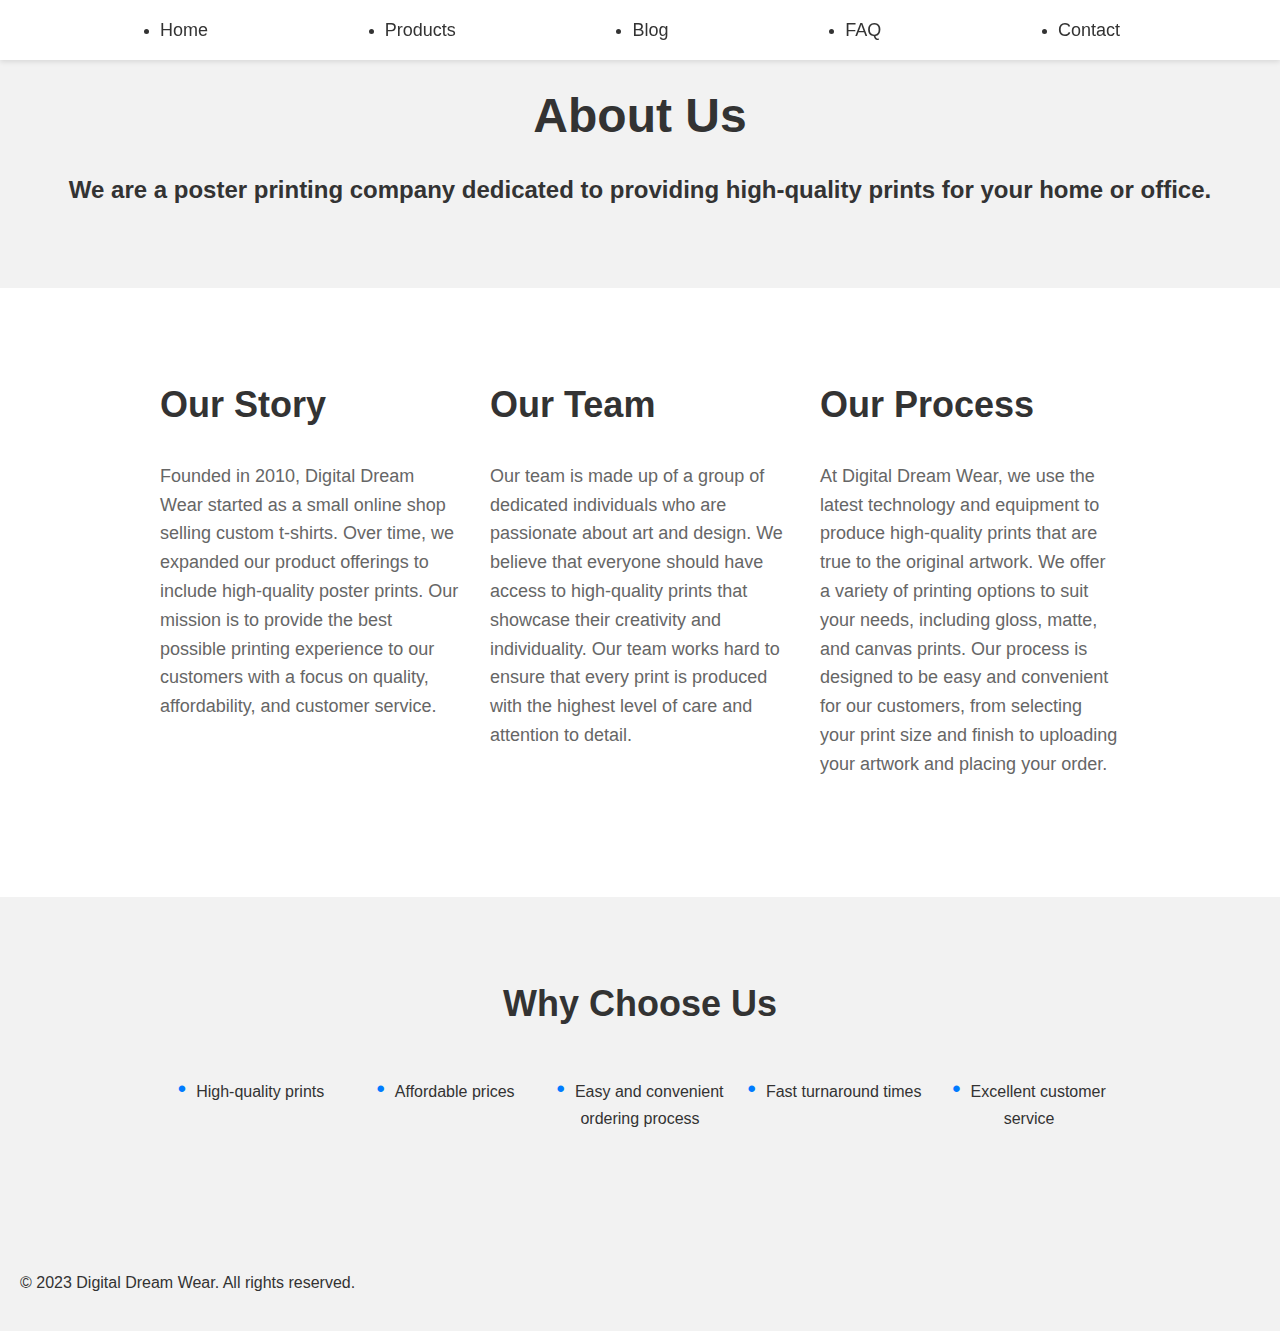
<file: faq.html>
<!DOCTYPE html>
<html lang="en">
<head>
    <meta charset="UTF-8">
    <meta name="viewport" content="width=device-width, initial-scale=1.0">
    <title>About Us - Digital Dream Wear</title>
    <link href="FAQ.css" rel="stylesheet" type="text/css">
</head>
<body>
    <header>
        <nav class="navbar">
               <li><a href="index.html">Home</a></li>
               <li><a href="products.html">Products</a></li>
               <li><a href="blogpage.html">Blog</a></li>
               <li><a href="faq.html">FAQ</a></li>
               <li><a href="contact.html">Contact</a></li>

        </nav>
    </header>
    <main>
        <section class="hero">
<div class="hero-text">
      <h1>About Us</h1>
                <p>We are a poster printing company dedicated to providing high-quality prints for your home or office.</p>
            </div>
        </section>
        <section class="company-info">
            <div class="company-info-container">
                <h2>Our Story</h2>
                <p>Founded in 2010, Digital Dream Wear started as a small online shop selling custom t-shirts. Over time, we expanded our product offerings to include high-quality poster prints. Our mission is to provide the best possible printing experience to our customers with a focus on quality, affordability, and customer service.</p>
            </div>
            <div class="company-info-container">
                <h2>Our Team</h2>
                <p>Our team is made up of a group of dedicated individuals who are passionate about art and design. We believe that everyone should have access to high-quality prints that showcase their creativity and individuality. Our team works hard to ensure that every print is produced with the highest level of care and attention to detail.</p>
            </div>
            <div class="company-info-container">
                <h2>Our Process</h2>
                <p>At Digital Dream Wear, we use the latest technology and equipment to produce high-quality prints that are true to the original artwork. We offer a variety of printing options to suit your needs, including gloss, matte, and canvas prints. Our process is designed to be easy and convenient for our customers, from selecting your print size and finish to uploading your artwork and placing your order.</p>
            </div>
        </section>
        <section class="why-choose-us">
            <h2>Why Choose Us</h2>
            <ul>
                <li>High-quality prints</li>
                <li>Affordable prices</li>
                <li>Easy and convenient ordering process</li>
                <li>Fast turnaround times</li>
                <li>Excellent customer service</li>
            </ul>
        </section>
    </main>
    <footer>
        <div class="social-links">
            <a href="#"><i class="fab fa-facebook"></i></a>
            <a href="#"><i class="fab fa-twitter"></i></a>
            <a href="#"><i class="fab fa-instagram"></i></a>
        </div>
        <p>&copy; 2023 Digital Dream Wear. All rights reserved.</p>
    </footer>
</body>
</html>
</file>
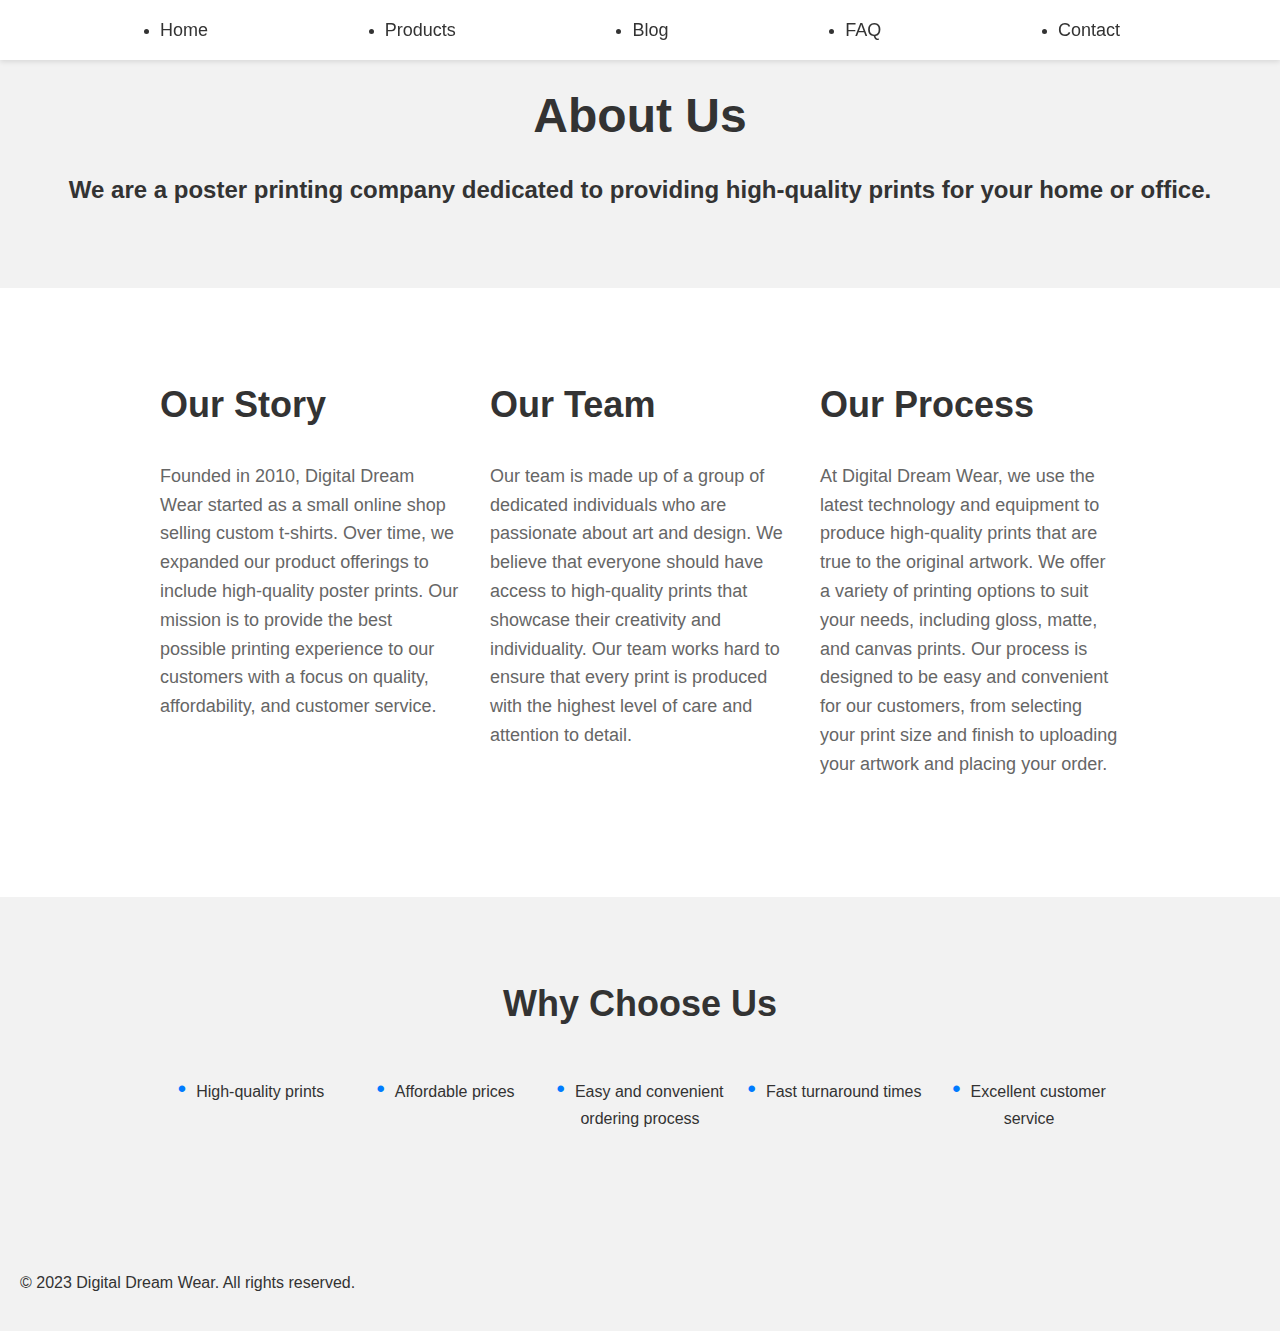
<file: FAQ.html>
<!DOCTYPE html>
<html lang="en">
<head>
    <meta charset="UTF-8">
    <meta name="viewport" content="width=device-width, initial-scale=1.0">
    <title>About Us - Digital Dream Wear</title>
    <link href="FAQ.css" rel="stylesheet" type="text/css">
</head>
<body>
    <header>
        <nav class="navbar">
               <li><a href="digital-dreamwear.html">Home</a></li>
               <li><a href="products.html">Products</a></li>
               <li><a href="blogpage.html">Blog</a></li>
               <li><a href="faq.html">FAQ</a></li>
               <li><a href="contact.html">Contact</a></li>

        </nav>
    </header>
    <main>
        <section class="hero">
<div class="hero-text">
      <h1>About Us</h1>
                <p>We are a poster printing company dedicated to providing high-quality prints for your home or office.</p>
            </div>
        </section>
        <section class="company-info">
            <div class="company-info-container">
                <h2>Our Story</h2>
                <p>Founded in 2010, Digital Dream Wear started as a small online shop selling custom t-shirts. Over time, we expanded our product offerings to include high-quality poster prints. Our mission is to provide the best possible printing experience to our customers with a focus on quality, affordability, and customer service.</p>
            </div>
            <div class="company-info-container">
                <h2>Our Team</h2>
                <p>Our team is made up of a group of dedicated individuals who are passionate about art and design. We believe that everyone should have access to high-quality prints that showcase their creativity and individuality. Our team works hard to ensure that every print is produced with the highest level of care and attention to detail.</p>
            </div>
            <div class="company-info-container">
                <h2>Our Process</h2>
                <p>At Digital Dream Wear, we use the latest technology and equipment to produce high-quality prints that are true to the original artwork. We offer a variety of printing options to suit your needs, including gloss, matte, and canvas prints. Our process is designed to be easy and convenient for our customers, from selecting your print size and finish to uploading your artwork and placing your order.</p>
            </div>
        </section>
        <section class="why-choose-us">
            <h2>Why Choose Us</h2>
            <ul>
                <li>High-quality prints</li>
                <li>Affordable prices</li>
                <li>Easy and convenient ordering process</li>
                <li>Fast turnaround times</li>
                <li>Excellent customer service</li>
            </ul>
        </section>
    </main>
    <footer>
        <div class="social-links">
            <a href="#"><i class="fab fa-facebook"></i></a>
            <a href="#"><i class="fab fa-twitter"></i></a>
            <a href="#"><i class="fab fa-instagram"></i></a>
        </div>
        <p>&copy; 2023 Digital Dream Wear. All rights reserved.</p>
    </footer>
</body>
</html>
</file>
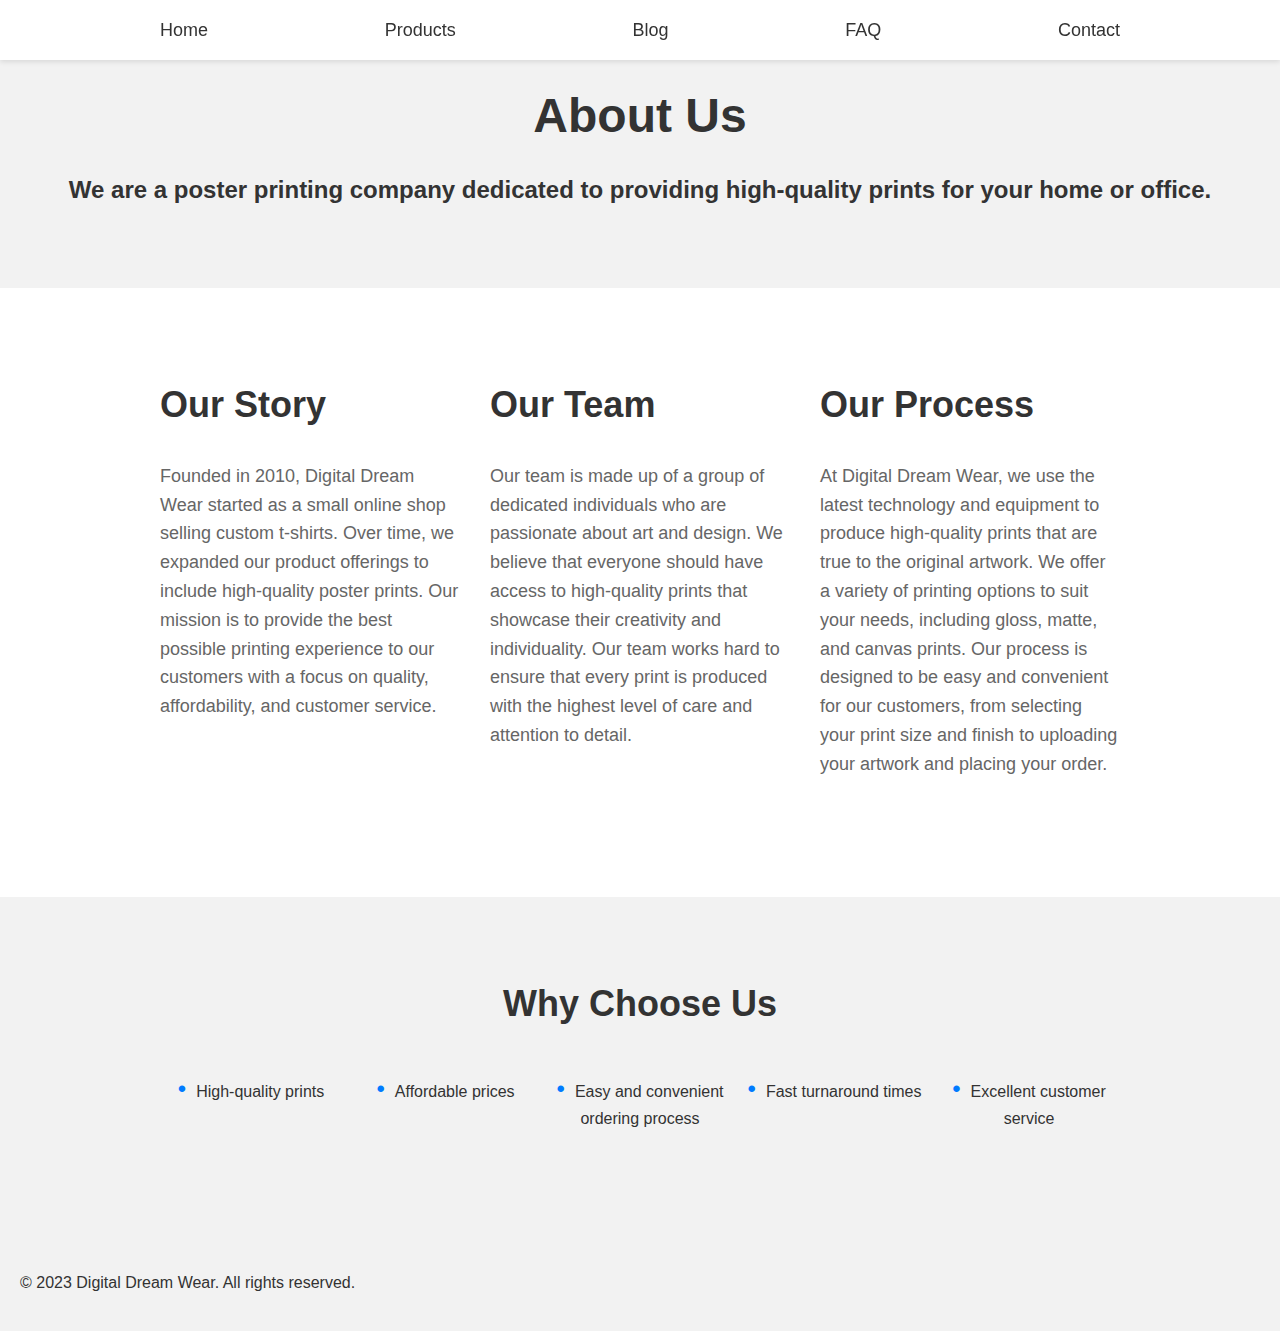
<file: indexFAQ.html>
<!DOCTYPE html>
<html lang="en">
<head>
    <meta charset="UTF-8">
    <meta name="viewport" content="width=device-width, initial-scale=1.0">
    <title>About Us - Digital Dream Wear</title>
    <link href="FAQ.css" rel="stylesheet" type="text/css">
</head>
<body>
    <header>
        <nav class="navbar">
            <a href="Digital DreamWear.html">Home</a>
            <a href="products.html">Products</a>
            <a href="BlogPage.html">Blog</a>
            <a href="FAQ.html">FAQ</a>
            <a href="contact.html">Contact</a>
        </nav>
    </header>
    <main>
        <section class="hero">
<div class="hero-text">
      <h1>About Us</h1>
                <p>We are a poster printing company dedicated to providing high-quality prints for your home or office.</p>
            </div>
        </section>
        <section class="company-info">
            <div class="company-info-container">
                <h2>Our Story</h2>
                <p>Founded in 2010, Digital Dream Wear started as a small online shop selling custom t-shirts. Over time, we expanded our product offerings to include high-quality poster prints. Our mission is to provide the best possible printing experience to our customers with a focus on quality, affordability, and customer service.</p>
            </div>
            <div class="company-info-container">
                <h2>Our Team</h2>
                <p>Our team is made up of a group of dedicated individuals who are passionate about art and design. We believe that everyone should have access to high-quality prints that showcase their creativity and individuality. Our team works hard to ensure that every print is produced with the highest level of care and attention to detail.</p>
            </div>
            <div class="company-info-container">
                <h2>Our Process</h2>
                <p>At Digital Dream Wear, we use the latest technology and equipment to produce high-quality prints that are true to the original artwork. We offer a variety of printing options to suit your needs, including gloss, matte, and canvas prints. Our process is designed to be easy and convenient for our customers, from selecting your print size and finish to uploading your artwork and placing your order.</p>
            </div>
        </section>
        <section class="why-choose-us">
            <h2>Why Choose Us</h2>
            <ul>
                <li>High-quality prints</li>
                <li>Affordable prices</li>
                <li>Easy and convenient ordering process</li>
                <li>Fast turnaround times</li>
                <li>Excellent customer service</li>
            </ul>
        </section>
    </main>
    <footer>
        <div class="social-links">
            <a href="#"><i class="fab fa-facebook"></i></a>
            <a href="#"><i class="fab fa-twitter"></i></a>
            <a href="#"><i class="fab fa-instagram"></i></a>
        </div>
        <p>&copy; 2023 Digital Dream Wear. All rights reserved.</p>
    </footer>
</body>
</html>
</file>
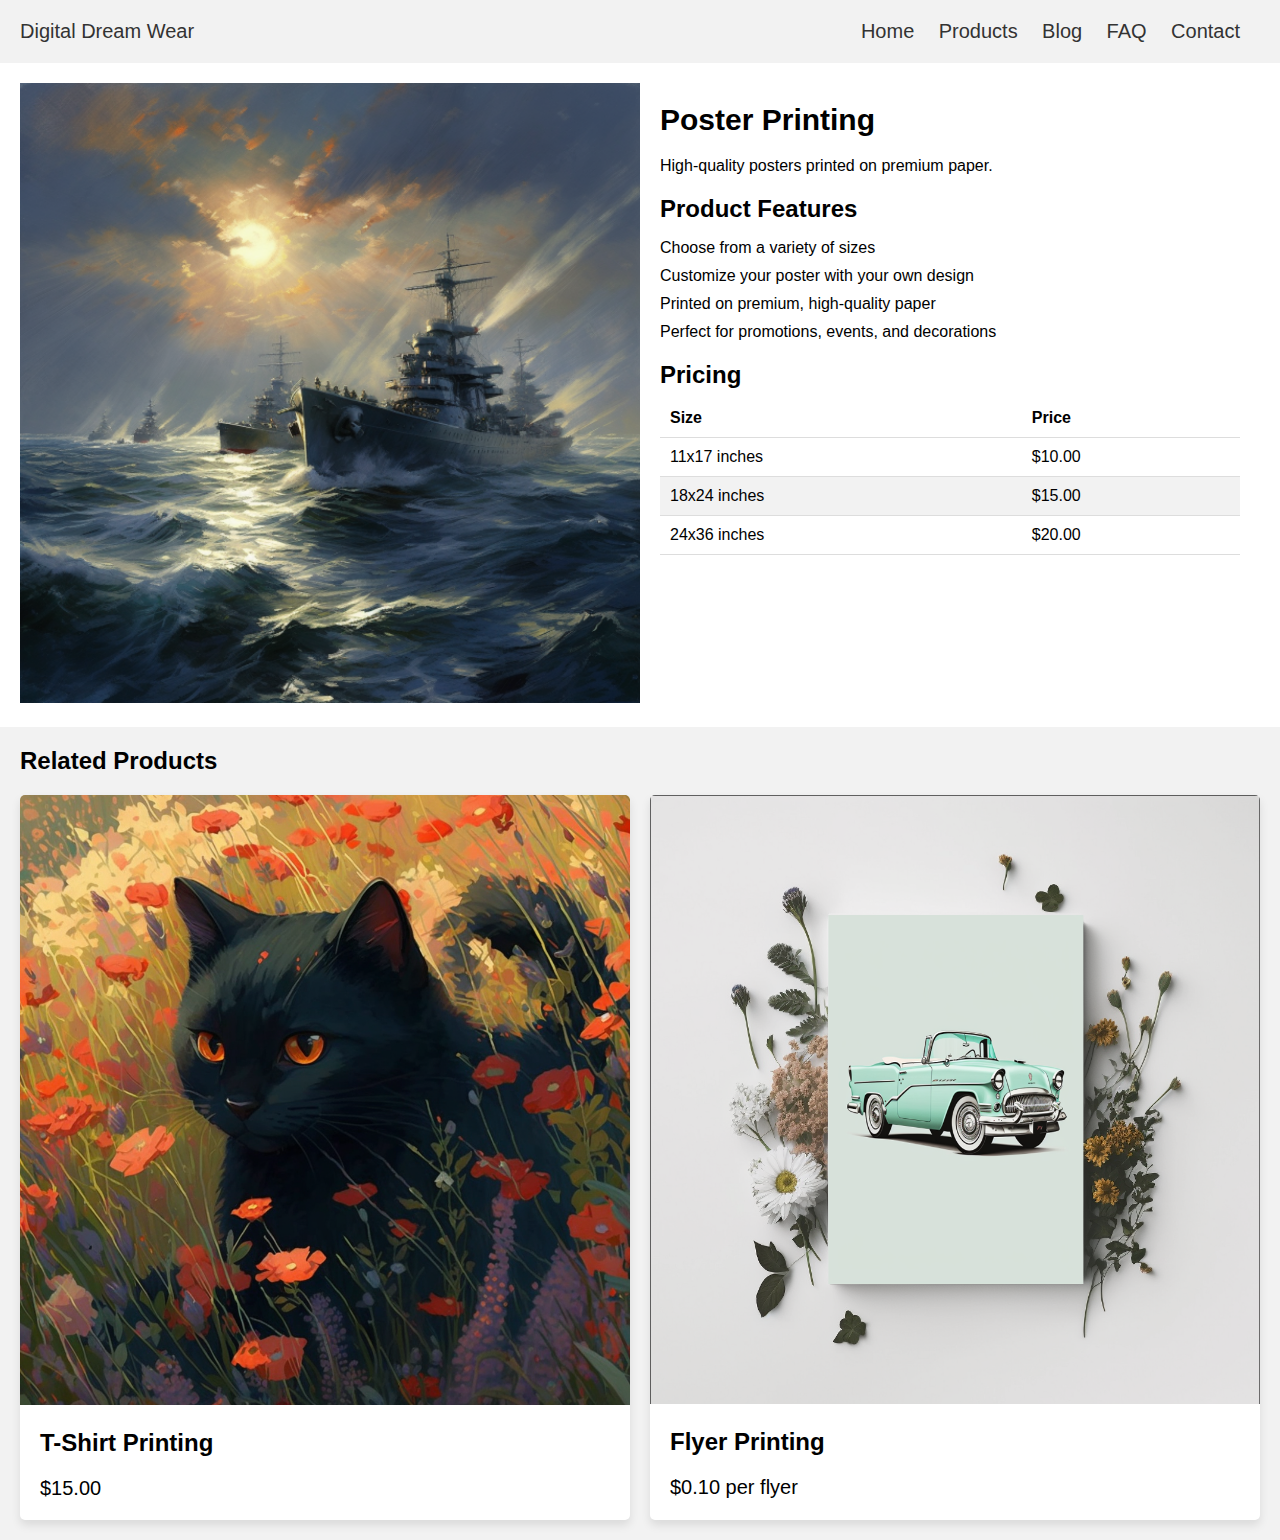
<file: products.html>
<!DOCTYPE html>
<html lang="en">
<head>
    <meta charset="UTF-8">
    <meta name="viewport" content="width=device-width, initial-scale=1.0">
    <title>Products | Digital Dream Wear</title>
<link href="test2.css" rel="stylesheet" type="text/css">
</head>
<body>
    <nav class="navbar">
        <a href="#">Digital Dream Wear</a>
        <div>
         <a href="index.html">Home</a>
      <a href="products.html">Products</a>
      <a href="blogpage.html">Blog</a>
      <a href="faq.html">FAQ</a>
      <a href="contact.html">Contact</a>
        </div>
    </nav>
    <main>
        <section class="product">
            <div class="product-image">
                <img src="BattleShip.png" alt="Poster Printing" width="450" height="450">
            </div>
            <div class="product-details">
                <h1>Poster Printing</h1>
                <p class="product-description">High-quality posters printed on premium paper.</p>
                <div class="product-features">
                    <h2>Product Features</h2>
                    <ul>
                        <li>Choose from a variety of sizes</li>
                        <li>Customize your poster with your own design</li>
                        <li>Printed on premium, high-quality paper</li>
                        <li>Perfect for promotions, events, and decorations</li>
                    </ul>
                </div>
                <div class="product-pricing">
                    <h2>Pricing</h2>
                    <table>
                        <thead>
                            <tr>
                                <th>Size</th>
                                <th>Price</th>
                            </tr>
                        </thead>
                        <tbody>
                            <tr>
                                <td>11x17 inches</td>
                                <td>$10.00</td>
                            </tr>
                            <tr>
                                <td>18x24 inches</td>
                                <td>$15.00</td>
                            </tr>
                            <tr>
                                <td>24x36 inches</td>
                                <td>$20.00</td>
                            </tr>
                        </tbody>
                    </table>
                </div>
            </div>
        </section>
        <section class="related-products">
            <h2>Related Products</h2>
            <div class="product-grid">
                <div class="product-card">
                    <img src="BlackCat.png" alt="T-Shirt Printing">
                    <h3>T-Shirt Printing</h3>
                    <p class="product-price">$15.00</p>
                </div>
                <div class="product-card">
                    <img src="BlueCarPoster.png" alt="Flyer Printing">
                    <h3>Flyer Printing</h3>
                    <p class="product-price">$0.10 per flyer</p>
</file>
<file: FAQ.css>
/* Global styles */
body {
  margin: 0;
  font-family: Arial, sans-serif;
  font-size: 16px;
  line-height: 1.5;
  color: #333;
}

a {
  text-decoration: none;
  color: #333;
}

ul {
  list-style: none;
  margin: 0;
  padding: 0;
}

/* Header styles */
header {
  background-color: #fff;
  box-shadow: 0 2px 5px rgba(0, 0, 0, 0.1);
  position: fixed;
  top: 0;
  left: 0;
  width: 100%;
  z-index: 1;
}

.navbar {
  max-width: 960px;
  margin: 0 auto;
  padding: 0 20px;
  display: flex;
  justify-content: space-between;
  align-items: center;
  height: 60px;
}

.navbar a {
  font-size: 18px;
}

/* Hero section styles */
.hero {
  background-color: #f2f2f2;
  padding: 80px 20px;
  text-align: center;
}

.hero h1 {
  margin: 0;
  font-size: 48px;
  font-weight: bold;
  color: #333;
}

.hero p {
  margin: 20px 0 0;
  font-size: 24px;
  font-weight: bold;
  color: #333;
}

/* Company info section styles */
.company-info {
  max-width: 960px;
  margin: 60px auto;
  display: flex;
  flex-wrap: wrap;
  justify-content: space-between;
}

.company-info-container {
  flex-basis: calc(33.33% - 20px);
  margin-bottom: 40px;
}

.company-info h2 {
  font-size: 36px;
  font-weight: bold;
  color: #333;
}

.company-info p {
  font-size: 18px;
  color: #666;
  line-height: 1.6;
  margin-top: 20px;
}

/* Why choose us section styles */
.why-choose-us {
  background-color: #f2f2f2;
  padding: 80px 20px;
  text-align: center;
}

.why-choose-us h2 {
  margin: 0;
  font-size: 36px;
  font-weight: bold;
  color: #333;
}

.why-choose-us ul {
  max-width: 960px;
  margin: 40px auto 0;
  display: flex;
  justify-content: space-between;
  flex-wrap: wrap;
}

.why-choose-us li {
  flex-basis: calc(20% - 10px);
  margin-bottom: 20px;
}

.why-choose-us li::before {
  content: "\2022";
  font-size: 24px;
  margin-right: 10px;
  color: #007bff;
}
  
/* Social links styles */
.social-links {
  display: flex;
  justify-content: center;
  margin-bottom: 20px;
}

.social-links a {
  margin-right: 20px;
  font-size: 24px;
  color: #007bff;
}

.social-links a:last-of-type {
  margin-right: 0;
}
  
/* Footer styles */
footer {
  background-color: #f2f2f2;
  padding: 20px;
  text-align:
}
</file>
<file: test2.css>
/* Global styles */
* {
    box-sizing: border-box;
}

body {
    font-family: Arial, sans-serif;
    margin: 0;
    padding: 0;
}

h1, h2, h3, h4, h5, h6 {
    margin-top: 0;
}

a {
    text-decoration: none;
    color: #333;
}

button, .button {
    border: none;
    background-color: #333;
    color: #fff;
    padding: 10px 20px;
    border-radius: 5px;
    cursor: pointer;
    transition: background-color 0.3s ease;
}

button:hover, .button:hover {
    background-color: #666;
}

/* Navigation */
.navbar {
    background-color: #f2f2f2;
    display: flex;
    justify-content: space-between;
    padding: 20px;
    align-items: center;
}

.navbar a {
    font-size: 20px;
    margin-right: 20px;
}

/* Product section */
.product {
    display: flex;
    flex-direction: row;
    margin: 20px;
}

.product-image {
    flex-basis: 50%;
}

.product-image img {
    width: 100%;
    height: auto;
}

.product-details {
    flex-basis: 50%;
    padding: 20px;
}

.product-details h1 {
    font-size: 30px;
    margin-bottom: 20px;
}

.product-description {
    margin-bottom: 20px;
}

.product-pricing {
    margin-bottom: 20px;
}

.product-pricing h2 {
    margin-bottom: 10px;
}

.product-pricing table {
    border-collapse: collapse;
    width: 100%;
}

.product-pricing th, .product-pricing td {
    padding: 10px;
    text-align: left;
    border-bottom: 1px solid #ddd;
}

.product-pricing th {
    font-weight: bold;
}

.product-pricing tbody tr:nth-child(even) {
    background-color: #f2f2f2;
}

.product-features {
    margin-bottom: 20px;
}

.product-features h2 {
    margin-bottom: 10px;
}

.product-features ul {
    list-style: none;
    padding: 0;
}

.product-features li {
    margin-bottom: 10px;
}

/* Related products section */
.related-products {
    background-color: #f2f2f2;
    padding: 20px;
}

.related-products h2 {
    margin-bottom: 20px;
}

.product-grid {
    display: grid;
    grid-template-columns: repeat(auto-fit, minmax(300px, 1fr));
    grid-gap: 20px;
}

.product-card {
    background-color: #fff;
    border-radius: 5px;
    box-shadow: 0 5px 10px rgba(0,0,0,0.1);
    overflow: hidden;
}

.product-card:hover {
    box-shadow: 0 5px 10px rgba(0,0,0,0.2);
}

.product-card img {
    width: 100%;
    height: auto;
}

.product-card h3 {
    font-size: 24px;
    margin: 20px;
}

.product-card p {
    margin: 0 20px 20px 20px;
}

.product-card .product-price {
    font-size: 20px;
    margin: 20px;
}

/* Navigation styles */
nav {
    background-color: #333;
}
</file>
